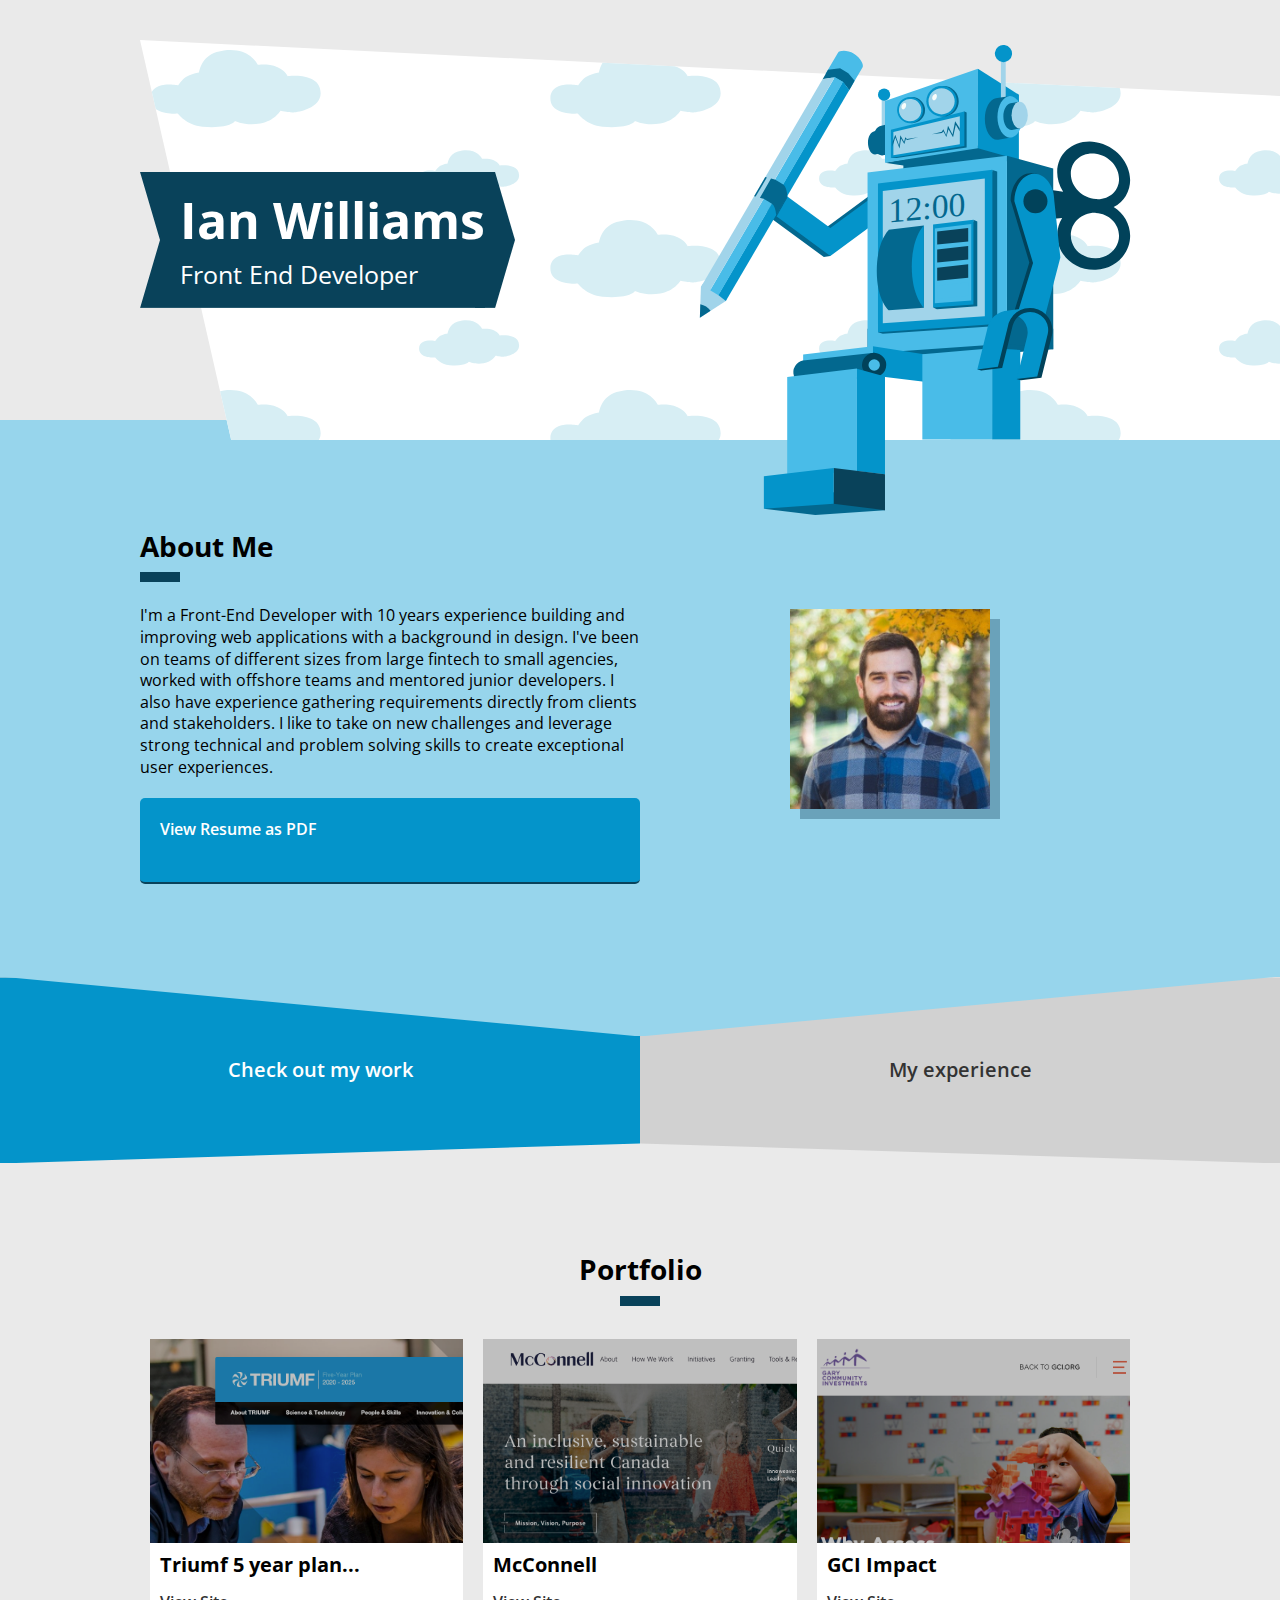
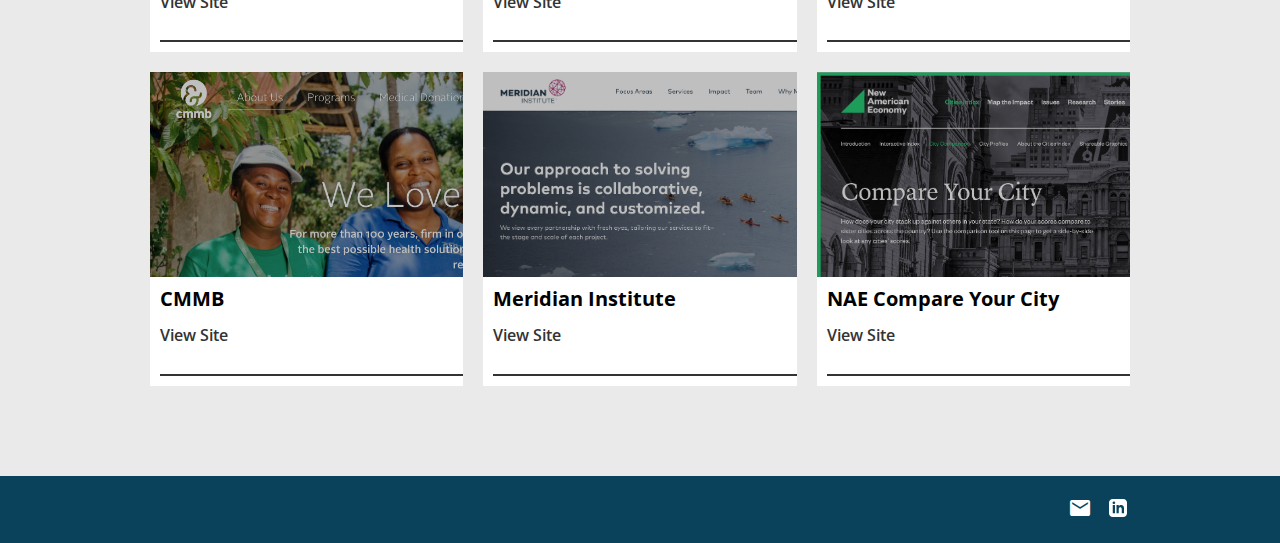
<file: index.html>
<!-- 
	python -m SimpleHTTPServer 8000
	sass --watch SCSS/index.scss style.css
-->

<!DOCTYPE html>
<html lang="en-US">
	<head>
		
		<title>Ian Williams | Welcome!</title>
		<link rel="stylesheet" href="/CSS/style.css?cache=123214">
		<link rel="preconnect" href="https://fonts.gstatic.com">
		<link href="https://fonts.googleapis.com/css2?family=Open+Sans:ital,wght@0,300;0,400;0,600;0,700;0,800;1,300;1,400;1,600;1,700;1,800&display=swap" rel="stylesheet">
		<link href="https://fonts.googleapis.com/icon?family=Material+Icons" rel="stylesheet">
		<meta name="viewport" content="width=device-width, initial-scale=1.0, user-scalable=yes">
		<script src="/Script/main.js"></script>

		
		<link rel="shortcut icon" href="/img/favicon.ico" />

		<!-- Google tag (gtag.js) -->
		<script async src="https://www.googletagmanager.com/gtag/js?id=G-BP5X5QQRP1"></script>
		<script>
		  window.dataLayer = window.dataLayer || [];
		  function gtag(){dataLayer.push(arguments);}
		  gtag('js', new Date());

		  gtag('config', 'G-BP5X5QQRP1');
		</script>
	</head>
	<body>

		<div class="menu">
			<div class="overlay"></div>
			<nav>
				<ul class="unstyled">
					<li>Intro</li>
					<li>Resume</li>
					<li>Portfolio</li>
					<li>Contact</li>
				</ul>
			</nav>
		</div>
		<div class="hero">
			<div class="hero__bg">
			</div>
			<div class="hero__header">
				<h1>Ian Williams</h1>
				<span class="hero__sub-title">Front End Developer</span>
			</div>
			<div class="hero__robot">
				<svg xmlns="http://www.w3.org/2000/svg" viewBox="0 0 751.91 821.37"><g id="robot"><g id="turn_key" data-name="turn key"><path d="M1119.63,440.1A52.19,52.19,0,0,0,1148.4,393c0-30.91-25.38-60.58-59.81-66.27-36.21-6-67.63,17.61-67.63,52.58a62.18,62.18,0,0,0,10.45,34l-58.21-8.5,13.68,58.56,42.72-4.06A56.53,56.53,0,0,0,1021,489.5c0,35,31.49,62.17,67.63,60.35,34.37-1.72,59.81-28.41,59.81-59.38C1148.4,469.93,1137.2,451.1,1119.63,440.1Zm-31-93.14c23.06,3.37,40.42,23.16,40.42,44s-17.4,36.9-40.42,35.31c-23.47-1.62-43.85-21.39-43.85-44.36S1065.06,343.54,1088.59,347Zm0,182.7c-23.5.72-43.85-17-43.85-40s20.35-40.39,43.85-39.31c23,1.05,40.42,19.1,40.42,39.95S1111.63,529,1088.59,529.66Z" transform="translate(-396.49 -156.96)" style="fill:#01425a"/></g><g id="head"><g id="left_ear" data-name="left ear"><g id="Rectangle_3_copy" data-name="Rectangle 3 copy"><rect x="317.75" y="90.48" width="8.4" height="68.16" style="fill:#a1d4ea"/></g><g id="Ellipse_2" data-name="Ellipse 2"><circle cx="321.95" cy="86.76" r="10.68" style="fill:#0494CA"/></g><g id="Ellipse_2_copy_3" data-name="Ellipse 2 copy 3"><path d="M727,348l-.14-7.74a37.72,37.72,0,0,0,3.5-16.38,36.91,36.91,0,0,0-4.11-17.56L726,295l-12.46,3c-8.19.9-14.66,12.18-14.66,26,0,14.38,7,26,15.72,26q.3,0,.6,0v0l.21,0a9.93,9.93,0,0,0,1.43-.24Z" transform="translate(-396.49 -156.96)" style="fill:#03688F"/></g><g id="Ellipse_2_copy_5" data-name="Ellipse 2 copy 5"><path d="M712.1,346.74l-.11-6.06a29.5,29.5,0,0,0,2.73-12.8,28.9,28.9,0,0,0-3.2-13.69l-.16-8.91-9.82,2.33c-6.32.8-11.3,9.56-11.3,20.27,0,11.25,5.48,20.36,12.24,20.36.16,0,.31,0,.47,0v0l.49-.08a5.25,5.25,0,0,0,.55-.09Z" transform="translate(-396.49 -156.96)" style="fill:#03688F"/></g></g><g id="head_base" data-name="head base"><g id="Shape_8" data-name="Shape 8"><polygon points="491.27 193.68 355.67 205.68 355.67 235.92 501.59 214.8 491.27 193.68" style="fill:#03688F"/></g><g id="Shape_7" data-name="Shape 7"><polygon points="485.99 175.44 323.51 205.68 404.63 218.16 557.75 200.64 485.99 175.44" style="fill:#03688F"/></g><g id="Shape_4" data-name="Shape 4"><polygon points="323.51 97.92 323.51 205.68 485.91 180.47 485.91 41.55 323.51 97.92" style="fill:#49bce8"/></g><g id="Shape_3" data-name="Shape 3"><polygon points="485.91 41.55 485.91 180.47 557.51 200.64 557.56 86.88 485.91 41.55" style="fill:#0494CA"/></g></g><g id="mouth"><g id="_3d" data-name="3d"><polygon points="462.21 116.4 333.92 197.28 343.91 197.28 466.16 179.04 466.16 118.08 462.21 116.4" style="fill:#03688F"/></g><g id="outer"><polygon points="333.83 148.08 333.83 197.28 462.23 176.64 462.23 116.4 333.83 148.08" style="fill:#0494CA"/></g><g id="inner"><polygon points="338.15 151.92 338.15 192.72 454.31 173.28 454.31 124.32 338.15 151.92" style="fill:#a1d4ea"/></g><g id="face_lines" data-name="face lines"><path d="M755.52,318.24l-2.16,8.4-6.48-11.76-2.16,18-6.72-19-4.8,13-.24,7.68,5-16.08,7.44,19.2,2.64-17.28,5.76,9.6,2.64-8.64,2.16,1.44,19.2-4.56-19.44,2.88Zm95-15.6-7.93-12.48-4.54,23-7.93-15L827,314.55l-5.1-10.21-2.55,4.26-17.28,4.53,17.56-2.55,2.55-2.55,5.1,9.64L831,304.34l7.93,13.9,4.82-22.12L850.8,308Z" transform="translate(-396.49 -156.96)" style="fill:#03688F"/></g></g><g id="eyes"><g id="Ellipse_1_copy_3" data-name="Ellipse 1 copy 3"><path d="M822.24,228.72a26.64,26.64,0,1,0,26.64,26.64A26.64,26.64,0,0,0,822.24,228.72Zm-55,19.2a22.8,22.8,0,1,0,22.8,22.8A22.8,22.8,0,0,0,767.28,247.92Z" transform="translate(-396.49 -156.96)" style="fill:#03688F"/></g><g id="left_eye" data-name="left eye"><g id="Ellipse_1" data-name="Ellipse 1"><circle cx="763.92" cy="270.72" r="22.8" transform="translate(-441.94 155.99) rotate(-22.5)" style="fill:#0494CA"/></g><g id="Ellipse_1_copy" data-name="Ellipse 1 copy"><circle cx="763.95" cy="270.75" r="19.53" transform="translate(5.39 838.93) rotate(-82.98)" style="fill:#a1d4ea"/></g></g><g id="right_eye" data-name="right eye"><g id="Ellipse_1-2" data-name="Ellipse 1"><circle cx="422.39" cy="98.4" r="26.64" style="fill:#0494CA"/></g><g id="Ellipse_1_copy-2" data-name="Ellipse 1 copy"><circle cx="422.42" cy="98.43" r="22.82" style="fill:#a1d4ea"/></g></g><g id="shiney"><path d="M755.12,258.43c-1.9-.78-4.45,1-5.69,4s-.71,6.07,1.19,6.86,4.44-1,5.69-4S757,259.22,755.12,258.43Zm53.76-15.84c-1.9-.78-4.45,1-5.69,4s-.71,6.07,1.19,6.86,4.45-1,5.69-4S810.78,243.38,808.88,242.59Z" transform="translate(-396.49 -156.96)" style="fill:#f9fdfb"/></g></g><g id="right_ear" data-name="right ear"><g id="Rectangle_3" data-name="Rectangle 3"><rect x="526.07" y="24.24" width="8.4" height="68.16" style="fill:#a1d4ea"/></g><g id="Ellipse_2_copy" data-name="Ellipse 2 copy"><circle cx="927" cy="171.96" r="15" transform="translate(246.57 914.04) rotate(-82.98)" style="fill:#0494CA"/></g><g id="Shape_10" data-name="Shape 10"><path d="M940.08,318.72l-1.69-31.81c0-.24,0-.47,0-.71A60,60,0,0,0,938,279l-1.73-32.54-22.56,3.6v.06c-10.82,2.24-19.2,17.53-19.2,36.06,0,20.08,9.83,36.36,22,36.36.44,0,.88,0,1.32-.07v.07Z" transform="translate(-396.49 -156.96)" style="fill:#03688F"/></g><g id="Ellipse_2_copy_2" data-name="Ellipse 2 copy 2"><ellipse cx="542.03" cy="125.64" rx="21.96" ry="36.36" style="fill:#49bce8"/></g><g id="Shape_10_copy" data-name="Shape 10 copy"><path d="M956.4,302.8l-1.1-20.55v-.41a37.67,37.67,0,0,0-.27-4.57l-1.12-21-14.6,2.33v0c-7,1.45-12.43,11.3-12.43,23.25,0,13,6.36,23.44,14.21,23.44a8.27,8.27,0,0,0,.86,0v0Z" transform="translate(-396.49 -156.96)" style="fill:#03688F"/></g><g id="Ellipse_2_copy_4" data-name="Ellipse 2 copy 4"><ellipse cx="558.9" cy="122.56" rx="14.21" ry="23.44" style="fill:#a1d4ea"/></g></g></g><g id="torso"><g id="left_arm" data-name="left arm"><g id="arm"><g id="Rectangle_4_copy" data-name="Rectangle 4 copy"><polygon points="316.31 248.64 216.71 321.84 117.11 248.64 117.11 297.36 216.71 370.56 227.99 368.64 227.99 362.27 316.31 297.36 316.31 248.64" style="fill:#03688F"/></g><g id="Rectangle_4_copy_2" data-name="Rectangle 4 copy 2"><polygon points="227.99 319.92 128.39 246.72 128.39 295.44 227.99 368.64 327.59 295.44 327.59 246.72 227.99 319.92" style="fill:#0494CA"/></g></g><g id="Shape_22" data-name="Shape 22"><path d="M549.12,419.76l-.72.48-19.92,35.28,2.16,1s17.2-30.2,18-31.68S549.12,419.76,549.12,419.76Z" transform="translate(-396.49 -156.96)" style="fill:#03688F"/></g><g id="rotated_pencil" data-name="rotated pencil"><g id="Shape_18" data-name="Shape 18"><polygon points="4.94 417.73 1.79 423.12 0 476.57 45.36 447.49 47.67 443.56 4.94 417.73" style="fill:#a1d4ea"/></g><g id="Shape_19" data-name="Shape 19"><path d="M407.35,614a30.08,30.08,0,0,0-10.07-4l-.79,23.5,18.71-12A35.46,35.46,0,0,0,407.35,614Z" transform="translate(-396.49 -156.96)" style="fill:#03688F"/></g><g id="eraser"><path d="M665.78,172.12c-11.9-7-25.66-5.56-27.9-1.72l-.06.11h0l-21.57,36.88,43.09,25.2,21.57-36.88h0l.08-.09C683.21,191.77,677.68,179.08,665.78,172.12Z" transform="translate(-396.49 -156.96)" style="fill:#49bce8"/></g><g id="Shape_20" data-name="Shape 20"><polygon points="259.43 49.2 245.03 40.56 223.91 43.44 214.55 59.76 235.91 56.4 250.31 64.8 261.11 78.96 270.47 62.64 259.43 49.2" style="fill:#03688F"/></g><g id="wood"><g id="Rectangle_4_copy_3" data-name="Rectangle 4 copy 3"><polygon points="249.92 64.44 32.07 436.94 45.36 447.49 261.15 78.52 249.92 64.44" style="fill:#0494CA"/></g><g id="Rectangle_4" data-name="Rectangle 4"><rect x="314.89" y="395.25" width="431.52" height="16.8" transform="translate(-482.17 500.98) rotate(-59.68)" style="fill:#49bce8"/></g><g id="Rectangle_4_copy_4" data-name="Rectangle 4 copy 4"><polygon points="214.55 59.33 1.79 423.12 17.99 428.7 235.67 56.16 214.55 59.33" style="fill:#a1d4ea"/></g></g></g><g id="hand"><path d="M549.14,422c0-.53,0-17-7.7-21.71-7.88-4.84-14.16-8.16-14.16-8.16l-6.48-1.68-19.31,33.37-.37.23,6.48,1.68s6.23,3.4,14.16,8.16c5.88,3.53,7.39,13.29,7.78,18.11l.14,2.77L549.19,422Z" transform="translate(-396.49 -156.96)" style="fill:#03688F"/></g><g id="Shape_21" data-name="Shape 21"><polygon points="114.23 230.88 94.79 264.24 97.43 264.96 117.11 231.6 114.23 230.88" style="fill:#03688F"/></g></g><g id="chest"><g id="Shape_11" data-name="Shape 11"><polygon points="293.03 496.08 293.03 539.04 399.35 549.6 617.51 531.84 617.51 496.08 293.03 496.08" style="fill:#03688F"/></g><g id="Rectangle_2" data-name="Rectangle 2"><polygon points="536.63 193.68 536.63 522.24 617.51 531.84 617.51 215.76 536.63 193.68" style="fill:#03688F"/></g><g id="Rectangle_1" data-name="Rectangle 1"><polygon points="293.03 222.96 293.03 539.04 536.63 522.24 536.63 193.68 293.03 222.96" style="fill:#49bce8"/></g></g><g id="legs"><g id="legs-2" data-name="legs"><g id="top"><g id="Rectangle_2_copy_2" data-name="Rectangle 2 copy 2"><polygon points="302.39 526.56 302.39 577.68 463.91 597.36 463.91 552 302.39 526.56" style="fill:#0494CA"/></g><g id="Rectangle_1_copy_5" data-name="Rectangle 1 copy 5"><polygon points="180.47 540.96 180.47 593.04 302.39 577.92 302.39 526.32 180.47 540.96" style="fill:#49bce8"/></g></g><g id="joint"><g id="Ellipse_4_copy" data-name="Ellipse 4 copy"><path d="M701,695,581,707.76a21.12,21.12,0,1,0,4.4,41.77L701,737.28Z" transform="translate(-396.49 -156.96)" style="fill:#03688F"/></g><g id="Ellipse_4" data-name="Ellipse 4"><circle cx="701.04" cy="716.16" r="21.12" transform="translate(-668.3 318.56) rotate(-31.72)" style="fill:#01425a"/></g><g id="Ellipse_4_copy_2" data-name="Ellipse 4 copy 2"><circle cx="304.67" cy="559.32" r="9.96" style="fill:#49bce8"/></g></g><g id="bottom"><g id="Rectangle_2_copy_2-2" data-name="Rectangle 2 copy 2"><polygon points="274.55 565.68 274.55 744.48 323.51 750.24 323.51 579.12 274.55 565.68" style="fill:#0494CA"/></g><g id="Rectangle_1_copy_5-2" data-name="Rectangle 1 copy 5"><polygon points="152.63 580.08 152.63 753.12 274.55 744.72 274.55 565.44 152.63 580.08" style="fill:#49bce8"/></g></g></g><g id="right_leg" data-name="right leg"><g id="top-2" data-name="top"><g id="Rectangle_2_copy_2-3" data-name="Rectangle 2 copy 2"><polygon points="510.71 529.92 510.71 689.28 559.91 689.28 559.91 532.8 510.71 529.92" style="fill:#0494CA"/></g><g id="Rectangle_1_copy_5-3" data-name="Rectangle 1 copy 5"><polygon points="388.79 540.24 388.79 689.28 510.71 689.28 510.71 529.92 388.79 540.24" style="fill:#49bce8"/></g></g></g></g><g id="CHEST_PEICE" data-name="CHEST PEICE"><g id="Rectangle_1_copy" data-name="Rectangle 1 copy"><polygon points="519.34 221.07 519.35 221.04 511.19 218.4 510.82 222.09 319.67 245.09 319.67 498.29 311.27 501.84 319.67 504.72 519.59 490.92 519.59 221.04 519.34 221.07" style="fill:#03688F"/></g><g id="Rectangle_1_copy_3" data-name="Rectangle 1 copy 3"><polygon points="311.27 242.21 311.27 501.84 511.19 488.04 511.19 218.16 311.27 242.21" style="fill:#0494CA"/></g><g id="Rectangle_1_copy_2" data-name="Rectangle 1 copy 2"><polygon points="319.67 254.97 319.67 486.48 497.99 474.18 497.99 233.52 319.67 254.97" style="fill:#a1d4ea"/></g>

					<g id="front_spin_left" data-name="front spin left">
			          <g id="Shape_13" data-name="Shape 13">
			            <path
			               id="polygon1000"
			               style="display:inline;fill:#03688F"
			               d="m 391.35938,315.59961 -61.36915,7.43945 v 0.18164 c -0.94057,0.93163 -20.83007,21.21142 -20.83007,71.58008 0,49.52204 19.27656,67.25802 20.83007,68.60938 v 0.26953 l 0.26954,-0.0195 c 3.2e-4,2.7e-4 0.0195,0.0195 0.0195,0.0195 v -0.0195 l 61.08008,-4.30078 z" />
			          </g>
			          <g id="Shape_12_copy" data-name="Shape 12 copy" />
			          <g id="Shape_12" data-name="Shape 12">
			            <path
			               d="m 787.85,472.56 c 0,0 -21.05,20.18 -21.05,71.76 0,51.58 21.12,72 21.12,72 z"
			               transform="translate(-396.49,-156.96)"
			               style="fill:#0494ca"
			               id="path1006" />
			          </g>
			        </g>

					<g id="battery"><g id="Shape_14_copy_2" data-name="Shape 14 copy 2"><polygon points="484.81 308.4 484.81 308.4 484.81 308.4 478.09 305.28 477.71 309.25 414.25 316.8 414.25 456.66 407.53 458.64 414.25 461.76 414.25 461.76 414.25 461.76 414.25 461.76 484.81 456.72 484.81 308.4" style="fill:#03688F"/></g><g id="Shape_14" data-name="Shape 14"><polygon points="407.53 313.68 407.53 458.64 478.09 453.6 478.09 305.28 407.53 313.68" style="fill:#0494CA"/></g><g id="Shape_14_copy" data-name="Shape 14 copy"><polygon points="410.63 320.53 410.63 451.2 474.23 446.66 474.23 312.96 410.63 320.53" style="fill:#49bce8"/></g><g id="Shape_14_copy_3" data-name="Shape 14 copy 3"><polygon points="414.71 325.83 414.71 348.58 468.95 343.28 468.95 319.68 414.71 325.83" style="fill:#09425a"/></g><g id="Shape_14_copy_4" data-name="Shape 14 copy 4"><polygon points="414.71 357.48 414.71 380.22 468.95 374.93 468.95 351.33 414.71 357.48" style="fill:#09425a"/></g><g id="Shape_14_copy_5" data-name="Shape 14 copy 5"><polygon points="414.71 389.13 414.71 411.87 468.95 406.58 468.95 382.98 414.71 389.13" style="fill:#09425a"/></g><g id="Shape_14_copy_6" data-name="Shape 14 copy 6"><polygon points="414.71 420.77 414.71 443.52 468.95 438.23 468.95 414.62 414.71 420.77" style="fill:#49bce8"/></g></g><g id="_12:00" data-name="12:00"><text transform="matrix(1, -0.09, 0, 1, 329.78, 310.16)" style="font-size:58.999996185302734px;fill:#03688F;font-family:Avenir-Roman, Avenir">12:00</text></g></g><g id="right_arm" data-name="right arm"><g id="Shape_25" data-name="Shape 25"><path d="M1009.44,428.64h0c-.08-21.22-10.27-39.16-24.33-45.27l.81-.81-7-1.05c-.4-.07-.81-.14-1.22-.19l-1.35-.2.08.07c-.62,0-1.25-.07-1.88-.07-19.23,0-34.82,21.25-34.92,47.52h0v.23h.07l32.57,108-26.4,85.68,45.6,14.16L1020,527.52Z" transform="translate(-396.49 -156.96)" style="fill:#01425a"/></g><g id="Shape_24_copy" data-name="Shape 24 copy"><path d="M1015.92,429.6h0c-.1-26.27-15.69-47.52-34.92-47.52s-34.82,21.25-34.92,47.52h0v.23h.07l32.57,108-26.4,85.68,45.6,14.16,28.56-109.2Z" transform="translate(-396.49 -156.96)" style="fill:#0494CA"/></g><g id="right_claw" data-name="right claw"><g id="Shape_23" data-name="Shape 23"><path d="M1005.84,637l-11-8.64-12-8.16L969,619.59l4.95-.63L967,617l-31.25,3.75a39.35,39.35,0,0,0-37.4,34.15l-17,69,7.45,1.84.49-2,7.63-.65,22.56-3.36,4.08-9.84,15.6-65.76,8.4-13.2,2.18-1.06a31.57,31.57,0,0,1,18.67,36.63h0l-12.52,50.8h0l-5.8,23.54,7.46,1.83.35-1.44L989.52,737l16.8-65,.72-19Z" transform="translate(-396.49 -156.96)" style="fill:#0494CA"/></g><g id="Rectangle_6" data-name="Rectangle 6"><path d="M1011.8,664a39.35,39.35,0,1,0-77.49-13.42L917.38,719.3l-36.1,4.54,7.44,1.92,35.3-4.5.74.18,12.37-50.18h0l6-24.15h0a31.56,31.56,0,0,1,61.28,15.1h0L991.85,713h0l-5.76,23.38-36.41,4.49,8.16,1.92,35.31-4.5.36.08,0-.13h0l18.28-74.18Z" transform="translate(-396.49 -156.96)" style="fill:#01425a"/></g></g><g id="Ellipse_3" data-name="Ellipse 3"><circle cx="586.43" cy="273" r="21" style="fill:#01425a"/></g></g></g><g id="foot"><g id="Shape_26" data-name="Shape 26"><polygon points="201.59 775.68 111.83 810.24 201.59 821.37 323.51 812.88 323.51 799.2 201.59 775.68" style="fill:#03688F"/></g><g id="Rectangle_7" data-name="Rectangle 7"><polygon points="233.75 739.2 233.75 801.84 323.51 812.88 323.51 750.24 233.75 739.2" style="fill:#09425a"/></g><g id="Rectangle_1_copy_6" data-name="Rectangle 1 copy 6"><polygon points="111.83 753.84 111.83 810.24 233.75 801.84 233.75 739.2 111.83 753.84" style="fill:#0494CA"/></g></g></g></svg>
			</div>
		</div>
		<section class="intro">
			<div class="container">
				<div>
					<div class="row row-reverse">
						<div class="col">
							<div class="profile-pics">
								<div class="img-wrapper"></div>
							</div>
						</div>
						<div class="col">
							<h2>About Me</h2>
							<p style="margin-bottom: 20px; line-height: 1.35;">
								I'm a Front-End Developer with 10 years experience building and improving web applications with a background in design. I've been on teams of different sizes from large fintech to small agencies, worked with offshore teams and mentored junior developers. I also have experience gathering requirements directly from clients and stakeholders. I like to take on new challenges and leverage strong technical and problem solving skills to create exceptional user experiences.
							</p>
							<p>
								<a class="btn" href="Resume.pdf" target="_blank" title="View resume">
									<span>View Resume as PDF</span>
								</a>
							</p>
						</div>
					</div>
				</div>
			</div>
		</section>

		<section class="tab-buttons">
			<a class="js-tab tab-btn active" href="#" data-target="tab-portfolio">Check out my work</a>
			<a class="js-tab tab-btn" href="#" data-target="tab-resume">My experience</a>
		</section>

		<div id="tab-portfolio" class="tab-content is-active">
			<section class="portfolio">
				<div class="container">
					<h2 class="header-center animate fade-in slide-in">Portfolio</h2>

					<div class="row row-portfolio">
						<div class="col">
							<img src="img/portfolio/triumf.png" class="img-preview" width="0" height="0" onload="onImageLoad('triumf')" />
							<div class="work-item animate fade-in slide-in delay-1">
								<a href="https://fiveyearplan.triumf.ca/" target="_blank" class="work-link">
									<span data-id="triumf" class="work__image triumf"></span>
									<span class="work__content">
										<h3>Triumf 5 year plan...</h3>
										<span class="btn-plain">
											<span>View Site</span>
										</span>
									</span>
								</a>
							</div>	
						</div>
						<div class="col">
							<img src="img/portfolio/mcconnell.png" class="img-preview" width="0" height="0" onload="onImageLoad('mcconnell')" />
							<div class="work-item animate fade-in slide-in delay-2">
								<a href="https://mcconnellfoundation.ca/" target="_blank" class="work-link">
									<span data-id="mcconnell" class="work__image mcconnell"></span>
									<span class="work__content">
										<h3>McConnell</h3>
										<span class="btn-plain">
											<span>View Site</span>
										</span>
									</span>
								</a>
							</div>	
						</div>
						<div class="col">
							<img src="img/portfolio/gci.png" class="img-preview" width="0" height="0" onload="onImageLoad('gci')" />
							<div class="work-item animate fade-in slide-in delay-3">
								<a href="https://impact.garycommunity.org/" target="_blank" class="work-link">
									<span data-id="gci" class="work__image gci"></span>
									<span class="work__content">
										<h3>GCI Impact</h3>
										<span class="btn-plain">
											<span>View Site</span>
										</span>
									</span>
								</a>
							</div>	
						</div>
						<div class="col">
							<img src="img/portfolio/cmmb.png" class="img-preview" width="0" height="0" onload="onImageLoad('cmmb')" />
							<div class="work-item animate fade-in slide-in delay-4">
								<a href="https://cmmb.org/" target="_blank" class="work-link">
									<span data-id="cmmb" class="work__image cmmb"></span>
									<span class="work__content">
										<h3>CMMB</h3>
										<span class="btn-plain">
											<span>View Site</span>
										</span>
									</span>
								</a>
							</div>	
						</div>
						<div class="col">
							<img src="img/portfolio/meridian.png" class="img-preview" width="0" height="0" onload="onImageLoad('meridian')" />
							<div class="work-item animate fade-in slide-in delay-5">
								<a href="https://merid.org/" target="_blank" class="work-link">
									<span data-id="meridian" class="work__image meridian"></span>
									<span class="work__content">
										<h3>Meridian Institute</h3>
										<span class="btn-plain">
											<span>View Site</span>
										</span>
									</span>
								</a>
							</div>	
						</div>
						<div class="col">
							<img src="img/portfolio/naesA.png" class="img-preview" width="0" height="0" onload="onImageLoad('nae')" />
							<div class="work-item animate fade-in slide-in delay-6">
								<a href="https://www.newamericaneconomy.org/cities-index/compare/" target="_blank" class="work-link">
									<span data-id="nae" class="work__image nae"></span>
									<span class="work__content">
										<h3>NAE Compare Your City</h3>
										<span class="btn-plain">
											<span>View Site</span>
										</span>
									</span>
								</a>
							</div>	
						</div>
						

					</div>
				</div>
			</section>
		</div>

		<div id="tab-resume" class="tab-content">	
			<section class="education">
				<div class="container">
					<div class="animate fade-in slide-in">
						<h2 class="header-ghost">Education</h2>
						
						<h3>University of Victoria</h3>
						<p>
							<b>Bachelor of Science</b> <br>
							(Computer Science &amp; Visual Arts)<br>
							2008 - 2013
						</p>
					</div>
					<div class="pencil-graphic animate fade-in slide-in delay-1"></div>
				</div>
			</section>	

			<section class="experience">
				<div class="">
					<h2 class="header-center animate fade-in slide-in delay-2">Experience</h2>
					<div class="exp-column js-animate-section">
						<!-- Experience Block -->
						<div class="exp-row animate fade-in slide-in delay-4">
							<div class="exp-block exp-block">
								<div class="exp-block__container">
									<div class="exp-block__top">
										<div class="exp-image"
											style="background-image: url('img/logos/viewpoint.svg'); background-color: #000;"
										></div>
										<div class="">
											<h3>Senior Front End Developer</h3>
											<span class="job-title">Viewpoint.AI</span><br>
											<span class="job-dates">Dec 2021 - Present</span>
										</div>
									</div>
									<div class="exp-block__content">
										<ul>
											<li>Design User Interface for business AI tool</li>
											<li>Build front end components using Vue</li>
											<li>Review pull requests from development team</li>
											<li>Met with Product Owner to gather and discuss requirements</li>
										</ul>

										<p><b>Technologies Used:</b> Vue.JS, VUEX, HTML, CSS, SCSS, JS, Git</p>
										<p><b>Programs Used:</b> Figma, Photoshop, Illustrator</p>
									</div>
								</div>
							</div>
						</div>
						<!-- Experience Block -->
						<!-- Experience Block -->
						<div class="exp-row animate fade-in slide-in delay-3">
							<div class="exp-block exp-block--second">
								<div class="exp-block__container">
									<div class="exp-block__top">
										<div class="exp-image"
											style="background-image: url('img/logos/c1.png');"
										></div>
										<div class="">
											<h3>Web Developer</h3>
											<span class="job-title">Central 1</span><br>
											<span class="job-dates">May 2019 - Dec 2021</span>
										</div>
									</div>
									<div class="exp-block__content">
										<ul>
											<li>Fix and update websites for credit unions</li>
											<li>Rebrand online banking portals</li>
											<li>Coordinate between different departments</li>
											<li>Organize backlog of tickets</li>
											<li>Develop Angular widgets</li>
										</ul>

										<p><b>Technologies Used:</b> HTML, CSS, SCSS, JS, Angular, Git</p>
										<p><b>Programs Used:</b> Photoshop, Illustrator</p>
									</div>
								</div>
							</div>
						</div>
						<!-- Experience Block -->
						<div class="exp-row animate fade-in slide-in delay-4">
							<div class="exp-block">
								<div class="exp-block__container">
									<div class="exp-block__top">
										<div class="exp-image"
											style="background-image: url('img/logos/briteweb.svg');"
										></div>
										<div class="">
											<h3>Developer</h3>
											<span class="job-title">Briteweb</span><br>
											<span class="job-dates">April 2016 - May 2019</span>
										</div>
									</div>
									<div class="exp-block__content">
										<ul>
											<li>Develop websites for high profile clients using modern technology</li>
											<li>Scoping timelines and logistics of implementing designs</li>
											<li>Meet with clients to gather requirements and figure out their additional needs</li>
											<li>Setting up servers and troubleshooting issues</li>
											<li>Reviewing work from remote contractors</li>
										</ul>

										<p><b>Technologies Used:</b> HTML, CSS, SCSS, JS, CoffeeScript, PHP, Vue.JS, MySQL, Gulp, Webpack, Git</p>
										<p><b>Programs Used:</b> CodeKit, Photoshop, Illustrator, Sketch, Source Tree</p>
									</div>
								</div>
							</div>
						</div>
						<!-- Experience Block -->
						<div class="exp-row animate fade-in slide-in delay-5">
							<div class="exp-block exp-block--second">
								<div class="exp-block__container">
									<div class="exp-block__top">
										<div class="exp-image"
											style="background-image: url('img/logos/graphem.png');"
										></div>
										<div class="">
											<h3>Front End Developer</h3>
											<span class="job-title">Graphem Solutions</span><br>
											<span class="job-dates">April 2015 - March 2016</span>
										</div>
									</div>
									<div class="exp-block__content">
										<ul>
											<li>Design and build responsive interfaces for websites and online portals</li>
											<li>Designing banner images and icons</li>
											<li>Building online stores for ecommerce sites</li>
											<li>Gathering requirements for designing and developing new features</li>
										</ul>

										<p><b>Technologies Used:</b> HTML, CSS, Less, JS, PHP, MySQL, Gulp, Git</p>
										<p><b>Programs Used:</b> Photoshop, Illustrator, Source Tree</p>
									</div>
								</div>
							</div>
						</div>
						<!-- Experience Block -->
						<div class="exp-row animate fade-in slide-in delay-6">
							<div class="exp-block">
								<div class="exp-block__container">
									<div class="exp-block__top">
										<div class="exp-image"
											style="background-image: url('img/logos/5381.jpg');"
										></div>
										<div class="">
											<h3>Web Developer</h3>
											<span class="job-title">5381 Studios</span><br>
											<span class="job-dates">December 2013 - September 2014</span>
										</div>
									</div>
									<div class="exp-block__content">
										<ul>
											<li>Building websites for ecommerce stores and landing pages</li>
											<li>Working on designs both solo and coordinating with designe</li>
											<li>Designing and implementing promotional emails</li>
										</ul>

										<p><b>Technologies Used:</b> HTML, CSS, SCSS, JS, CoffeeScript, PHP, Vue.JS, MySQL, Gulp, Webpack, Git</p>
										<p><b>Programs Used:</b> CodeKit, Photoshop, Illustrator, Sketch, Source Tree</p>
									</div>
								</div>
							</div>
						</div>
						<!-- Experience Block -->
						<div class="exp-row animate fade-in slide-in delay-7">
							<div class="exp-block exp-block--second">
								<div class="exp-block__container">
									<div class="exp-block__top">
										<div class="exp-image"
											style="background-image: url('img/logos/cognilab.png');"
										></div>
										<div class="">
											<h3>Front End Developer</h3>
											<span class="job-title">Cognilab</span><br>
											<span class="job-dates">Summer 2013</span>
										</div>
									</div>
									<div class="exp-block__content">
										<ul>
											<li>Designing and building an online drag & drop interface</li>
											<li>Testing prototypes with psychology researchers and implementing changes</li>
											<li>Maintaining communication with back end developer</li>
										</ul>

										<p><b>Technologies Used:</b> HTML, CSS, JS</p>
										<p><b>Programs Used:</b> Photoshop</p>
									</div>
								</div>
							</div>
						</div>
						<!-- Experience Block -->
					</div>
				</div>
			</section>
		</div>				
	

		<footer>
			<div class="container">
				<div class="footer-contact">
					<a href="mailto:ian.w.web@gmail.com">
						<span class="material-icons">email</span>
					</a>

					<a href="https://www.linkedin.com/in/ianwilliamsdev/" class="linkedin-link" target="_blank">
						<svg xmlns="http://www.w3.org/2000/svg" width="24" height="24" viewBox="0 0 24 24"><path d="M19 0h-14c-2.761 0-5 2.239-5 5v14c0 2.761 2.239 5 5 5h14c2.762 0 5-2.239 5-5v-14c0-2.761-2.238-5-5-5zm-11 19h-3v-11h3v11zm-1.5-12.268c-.966 0-1.75-.79-1.75-1.764s.784-1.764 1.75-1.764 1.75.79 1.75 1.764-.783 1.764-1.75 1.764zm13.5 12.268h-3v-5.604c0-3.368-4-3.113-4 0v5.604h-3v-11h3v1.765c1.396-2.586 7-2.777 7 2.476v6.759z"/></svg>
					</a>
				</div>
			</div>
		</footer>
		

	</body>
</html>
</file>
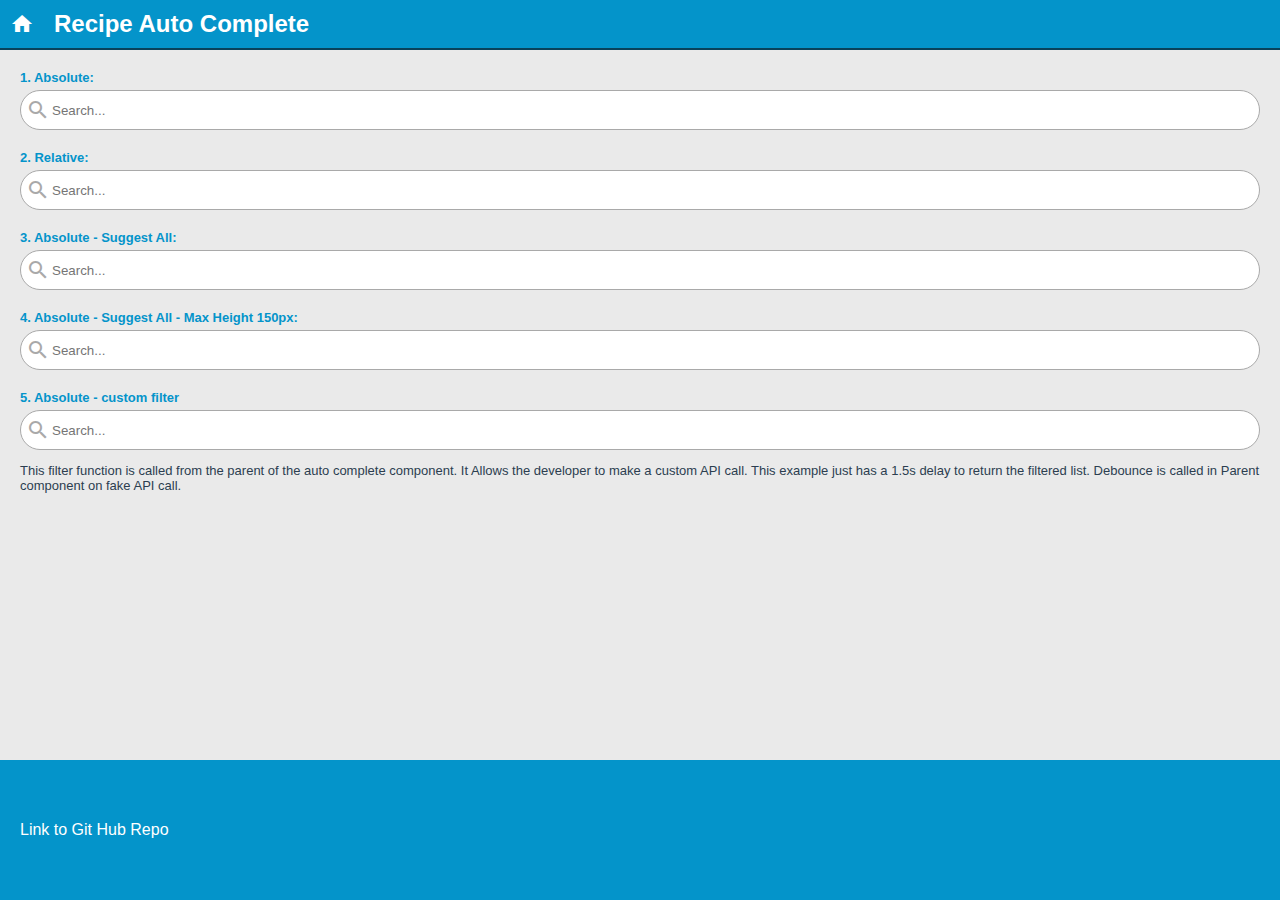
<file: auto-complete/index.html>
<!doctype html>
    <html lang="">
    <head>
        <meta charset="utf-8">
        <meta http-equiv="X-UA-Compatible" content="IE=edge">
        <meta name="viewport" content="width=device-width, initial-scale=1, maximum-scale=1">
        <link rel="shortcut icon" href="/img/favicon.ico" />
        <title>Ian Williams | Auto Complete</title>

        <script defer="defer" src="app/js/chunk-vendors.0753ec0f.js"></script>
        <script defer="defer" src="app/js/app.26426d01.js"></script>
        <link href="app/css/app.4aaf515b.css" rel="stylesheet">
        
        <!-- Google tag (gtag.js) -->
        <script async src="https://www.googletagmanager.com/gtag/js?id=G-BP5X5QQRP1"></script>
        <script>
          window.dataLayer = window.dataLayer || [];
          function gtag(){dataLayer.push(arguments);}
          gtag('js', new Date());

          gtag('config', 'G-BP5X5QQRP1');
        </script>
    </head>
    <body>
        <noscript>
            <strong>We're sorry but auto-complete doesn't work properly without JavaScript enabled. Please enable it to continue.</strong>
        </noscript>
        <div id="app"></div>
    </body>
</html>
</file>
<file: auto-complete/app/css/app.4aaf515b.css>
@import url(https://fonts.googleapis.com/icon?family=Material+Icons);.search-bar[data-v-3bfe271a],.search-bar__input[data-v-3bfe271a],button[data-v-3bfe271a],label[data-v-3bfe271a]{display:flex;align-items:center}.btn--clear[data-v-3bfe271a]{color:#a9a9a9}.search-bar[data-v-3bfe271a]{position:relative;padding:0 5px;border:1px solid #a9a9a9;height:40px;border-radius:20px;box-sizing:border-box;background:#fff}.search-bar.search-bar--active[data-v-3bfe271a]{border-color:#0494ca}.search-bar.search-bar--active .search-bar__icon[data-v-3bfe271a]{color:#0494ca}.search-bar .search-bar__icon[data-v-3bfe271a]{color:#a9a9a9}.search-bar .search-bar__input[data-v-3bfe271a]{flex-grow:1}.search-bar input[data-v-3bfe271a],.search-bar label[data-v-3bfe271a]{width:100%;border:none;outline:none}.search-bar button[data-v-3bfe271a]{cursor:pointer;padding:0;border-radius:100%}.btn-result[data-v-6a2ccee0]{font-size:14px;display:block;width:100%;text-align:left;padding:5px 10px;cursor:pointer}.btn-result[data-v-6a2ccee0]:hover{background:#0494ca;color:#fff}.result-list__msg[data-v-4f4e0ec6]{text-align:center}.result-list__msg .lds-ellipsis[data-v-4f4e0ec6]{color:#1c4c5b}.result-list__msg .lds-ellipsis div[data-v-4f4e0ec6],.result-list__msg .lds-ellipsis[data-v-4f4e0ec6]{box-sizing:border-box}.result-list__msg .lds-ellipsis[data-v-4f4e0ec6]{display:inline-block;position:relative;width:80px;height:13.33333px}.result-list__msg .lds-ellipsis div[data-v-4f4e0ec6]{position:absolute;width:13.33333px;height:13.33333px;border-radius:50%;background:#0494ca;animation-timing-function:cubic-bezier(0,1,1,0)}.result-list__msg .lds-ellipsis div[data-v-4f4e0ec6]:first-child{left:8px;animation:lds-ellipsis1-4f4e0ec6 .6s infinite}.result-list__msg .lds-ellipsis div[data-v-4f4e0ec6]:nth-child(2){left:8px;animation:lds-ellipsis2-4f4e0ec6 .6s infinite}.result-list__msg .lds-ellipsis div[data-v-4f4e0ec6]:nth-child(3){left:32px;animation:lds-ellipsis2-4f4e0ec6 .6s infinite}.result-list__msg .lds-ellipsis div[data-v-4f4e0ec6]:nth-child(4){left:56px;animation:lds-ellipsis3-4f4e0ec6 .6s infinite}@keyframes lds-ellipsis1-4f4e0ec6{0%{transform:scale(0)}to{transform:scale(1)}}@keyframes lds-ellipsis3-4f4e0ec6{0%{transform:scale(1)}to{transform:scale(0)}}@keyframes lds-ellipsis2-4f4e0ec6{0%{transform:translate(0)}to{transform:translate(24px)}}.auto-complete[data-v-fa2e1620]{position:relative}.auto-complete.auto-complete--absolute .auto-complete__dropdown[data-v-fa2e1620]{position:absolute;width:100%;z-index:2;box-sizing:border-box}.auto-complete.auto-complete--relative[data-v-fa2e1620]{border-bottom-right-radius:20px;border-bottom-left-radius:20px}.auto-complete.auto-complete--active[data-v-fa2e1620]{background:#fff;border-top-left-radius:20px;border-top-right-radius:20px}.auto-complete .auto-complete__dropdown[data-v-fa2e1620]{max-height:300px;overflow:auto;background:#fff;padding:10px 0;box-shadow:0 8px 10px 1px rgba(0,0,0,.25);padding-bottom:10px;border-bottom-right-radius:20px;border-bottom-left-radius:20px}#app,body,html{height:100vh}body{margin:0;background:#eaeaea}#app{display:flex;flex-direction:column;font-family:Avenir,Helvetica,Arial,sans-serif;-webkit-font-smoothing:antialiased;-moz-osx-font-smoothing:grayscale;color:#2c3e50}#app a{text-decoration:none;color:#fff}#app a span{display:flex}main{flex-grow:1;width:100%;box-sizing:border-box;padding:20px}.main-item{margin-bottom:20px}.main-item .main-item__label{font-size:13px;color:#0494ca;font-weight:700;margin-bottom:5px}.header{position:sticky;z-index:100;padding:10px;box-sizing:border-box;top:0;left:0;width:100%;background:#0494ca;display:flex;align-items:center;border-bottom:2px solid #09425a}.header .home-link{margin-right:20px}.header h1{color:#fff;font-size:24px;margin:0}footer{height:100px;display:flex;align-items:center;padding:20px;background:#0494ca}button.btn--icon{background:none;border:none}button.btn--icon:hover{color:#0494ca}button.btn--unstyled{background:none;border:none}.hidden{visibility:hidden}.text-center{text-align:center}
</file>
<file: CSS/style.css>
/*! normalize.css v8.0.1 | MIT License | github.com/necolas/normalize.css */
/* Document
   ========================================================================== */
/**
 * 1. Correct the line height in all browsers.
 * 2. Prevent adjustments of font size after orientation changes in iOS.
 */
html {
  line-height: 1.15;
  /* 1 */
  -webkit-text-size-adjust: 100%;
  /* 2 */
}

/* Sections
   ========================================================================== */
/**
 * Remove the margin in all browsers.
 */
body {
  margin: 0;
}

/**
 * Render the `main` element consistently in IE.
 */
main {
  display: block;
}

/**
 * Correct the font size and margin on `h1` elements within `section` and
 * `article` contexts in Chrome, Firefox, and Safari.
 */
h1 {
  font-size: 2em;
  margin: 0.67em 0;
}

/* Grouping content
   ========================================================================== */
/**
 * 1. Add the correct box sizing in Firefox.
 * 2. Show the overflow in Edge and IE.
 */
hr {
  box-sizing: content-box;
  /* 1 */
  height: 0;
  /* 1 */
  overflow: visible;
  /* 2 */
}

/**
 * 1. Correct the inheritance and scaling of font size in all browsers.
 * 2. Correct the odd `em` font sizing in all browsers.
 */
pre {
  font-family: monospace, monospace;
  /* 1 */
  font-size: 1em;
  /* 2 */
}

/* Text-level semantics
   ========================================================================== */
/**
 * Remove the gray background on active links in IE 10.
 */
a {
  background-color: transparent;
}

/**
 * 1. Remove the bottom border in Chrome 57-
 * 2. Add the correct text decoration in Chrome, Edge, IE, Opera, and Safari.
 */
abbr[title] {
  border-bottom: none;
  /* 1 */
  text-decoration: underline;
  /* 2 */
  text-decoration: underline dotted;
  /* 2 */
}

/**
 * Add the correct font weight in Chrome, Edge, and Safari.
 */
b,
strong {
  font-weight: bolder;
}

/**
 * 1. Correct the inheritance and scaling of font size in all browsers.
 * 2. Correct the odd `em` font sizing in all browsers.
 */
code,
kbd,
samp {
  font-family: monospace, monospace;
  /* 1 */
  font-size: 1em;
  /* 2 */
}

/**
 * Add the correct font size in all browsers.
 */
small {
  font-size: 80%;
}

/**
 * Prevent `sub` and `sup` elements from affecting the line height in
 * all browsers.
 */
sub,
sup {
  font-size: 75%;
  line-height: 0;
  position: relative;
  vertical-align: baseline;
}

sub {
  bottom: -0.25em;
}

sup {
  top: -0.5em;
}

/* Embedded content
   ========================================================================== */
/**
 * Remove the border on images inside links in IE 10.
 */
img {
  border-style: none;
}

/* Forms
   ========================================================================== */
/**
 * 1. Change the font styles in all browsers.
 * 2. Remove the margin in Firefox and Safari.
 */
button,
input,
optgroup,
select,
textarea {
  font-family: inherit;
  /* 1 */
  font-size: 100%;
  /* 1 */
  line-height: 1.15;
  /* 1 */
  margin: 0;
  /* 2 */
}

/**
 * Show the overflow in IE.
 * 1. Show the overflow in Edge.
 */
button,
input {
  /* 1 */
  overflow: visible;
}

/**
 * Remove the inheritance of text transform in Edge, Firefox, and IE.
 * 1. Remove the inheritance of text transform in Firefox.
 */
button,
select {
  /* 1 */
  text-transform: none;
}

/**
 * Correct the inability to style clickable types in iOS and Safari.
 */
button,
[type=button],
[type=reset],
[type=submit] {
  -webkit-appearance: button;
}

/**
 * Remove the inner border and padding in Firefox.
 */
button::-moz-focus-inner,
[type=button]::-moz-focus-inner,
[type=reset]::-moz-focus-inner,
[type=submit]::-moz-focus-inner {
  border-style: none;
  padding: 0;
}

/**
 * Restore the focus styles unset by the previous rule.
 */
button:-moz-focusring,
[type=button]:-moz-focusring,
[type=reset]:-moz-focusring,
[type=submit]:-moz-focusring {
  outline: 1px dotted ButtonText;
}

/**
 * Correct the padding in Firefox.
 */
fieldset {
  padding: 0.35em 0.75em 0.625em;
}

/**
 * 1. Correct the text wrapping in Edge and IE.
 * 2. Correct the color inheritance from `fieldset` elements in IE.
 * 3. Remove the padding so developers are not caught out when they zero out
 *    `fieldset` elements in all browsers.
 */
legend {
  box-sizing: border-box;
  /* 1 */
  color: inherit;
  /* 2 */
  display: table;
  /* 1 */
  max-width: 100%;
  /* 1 */
  padding: 0;
  /* 3 */
  white-space: normal;
  /* 1 */
}

/**
 * Add the correct vertical alignment in Chrome, Firefox, and Opera.
 */
progress {
  vertical-align: baseline;
}

/**
 * Remove the default vertical scrollbar in IE 10+.
 */
textarea {
  overflow: auto;
}

/**
 * 1. Add the correct box sizing in IE 10.
 * 2. Remove the padding in IE 10.
 */
[type=checkbox],
[type=radio] {
  box-sizing: border-box;
  /* 1 */
  padding: 0;
  /* 2 */
}

/**
 * Correct the cursor style of increment and decrement buttons in Chrome.
 */
[type=number]::-webkit-inner-spin-button,
[type=number]::-webkit-outer-spin-button {
  height: auto;
}

/**
 * 1. Correct the odd appearance in Chrome and Safari.
 * 2. Correct the outline style in Safari.
 */
[type=search] {
  -webkit-appearance: textfield;
  /* 1 */
  outline-offset: -2px;
  /* 2 */
}

/**
 * Remove the inner padding in Chrome and Safari on macOS.
 */
[type=search]::-webkit-search-decoration {
  -webkit-appearance: none;
}

/**
 * 1. Correct the inability to style clickable types in iOS and Safari.
 * 2. Change font properties to `inherit` in Safari.
 */
::-webkit-file-upload-button {
  -webkit-appearance: button;
  /* 1 */
  font: inherit;
  /* 2 */
}

/* Interactive
   ========================================================================== */
/*
 * Add the correct display in Edge, IE 10+, and Firefox.
 */
details {
  display: block;
}

/*
 * Add the correct display in all browsers.
 */
summary {
  display: list-item;
}

/* Misc
   ========================================================================== */
/**
 * Add the correct display in IE 10+.
 */
template {
  display: none;
}

/**
 * Add the correct display in IE 10.
 */
[hidden] {
  display: none;
}

html {
  background: #eaeaea;
}

body {
  font-family: "Open Sans", sans-serif;
  font-size: 14px;
}
@media (min-width: 768px) {
  body {
    font-size: 16px;
  }
}

div {
  box-sizing: border-box;
}

ul {
  margin: 15px 0;
}

ul.unstyled {
  padding-left: 0;
  margin: 0;
  list-style: none;
}

.container {
  margin: 0 auto;
  max-width: 1000px;
}

@media (min-width: 768px) {
  .row {
    display: flex;
    align-items: center;
    flex-wrap: wrap;
  }
}

@media (min-width: 768px) {
  .row-reverse {
    flex-direction: row-reverse;
  }
}

@media (min-width: 768px) {
  .col {
    width: 50%;
  }
}

.overlay, .overlay:before {
  position: absolute;
  top: 0;
  left: 0;
  right: 0;
  bottom: 0;
}
.overlay:before {
  content: "";
  background: #000;
  opacity: 0.4;
}

h1,
h2,
h3,
h4 {
  margin-top: 0;
}

h1 {
  font-size: 30px;
}
@media (min-width: 768px) {
  h1 {
    font-size: 50px;
  }
}

h2 {
  font-size: 18px;
  margin-top: 10px;
  padding-bottom: 20px;
  display: inline-block;
  position: relative;
}
@media (min-width: 768px) {
  h2 {
    font-size: 28px;
  }
}
h2:after {
  content: "";
  position: absolute;
  bottom: 0;
  left: 0;
  width: 40px;
  height: 10px;
  background: #09425a;
}

h3 {
  margin-bottom: 10px;
}

p {
  margin-bottom: 10px;
  margin-top: 0;
}

.header-ghost {
  color: #FFF;
}
.header-ghost:after {
  background: #FFF;
}

.header-center {
  width: 100%;
  text-align: center;
}
.header-center:after {
  left: calc(50% - 20px);
}

.btn {
  position: relative;
  display: inline-block;
  padding: 20px 20px;
  background: #0494CA;
  color: white;
  text-decoration: none;
  border-bottom: 2px solid #09425a;
  overflow: hidden;
  border-radius: 5px;
  font-weight: 600;
  overflow: hidden;
}
.btn span {
  position: relative;
  z-index: 2;
  vertical-align: middle;
}
.btn:after {
  position: relative;
  content: "arrow_right_alt";
  margin-left: 5px;
  font-family: "Material Icons";
  font-weight: normal;
  font-style: normal;
  font-size: 24px;
  /* Preferred icon size */
  display: inline-block;
  line-height: 1;
  text-transform: none;
  letter-spacing: normal;
  word-wrap: normal;
  white-space: nowrap;
  direction: ltr;
  vertical-align: middle;
  z-index: 4;
  transition: transform 0.15s ease;
  transform: translateX(0);
  /* Support for all WebKit browsers. */
  -webkit-font-smoothing: antialiased;
  /* Support for Safari and Chrome. */
  text-rendering: optimizeLegibility;
  /* Support for Firefox. */
  -moz-osx-font-smoothing: grayscale;
  /* Support for IE. */
  font-feature-settings: "liga";
}
.btn:before {
  content: "";
  position: absolute;
  top: 0;
  left: 0;
  right: 0;
  bottom: 0;
  background: #036f98;
  z-index: 1;
  transform: scaleX(0);
  transform-origin: 0% 100%;
  transition: transform 0.25s ease;
}
.btn:hover:before {
  transform: scaleX(1);
}
.btn:hover:after {
  transform: translateX(5px);
}

.btn-plain {
  color: #333;
  position: relative;
  text-decoration: none;
  font-weight: 600;
  display: inline-block;
  border-bottom: 2px solid #333;
  padding: 5px 0;
}
.btn-plain span {
  position: relative;
  z-index: 2;
  vertical-align: middle;
}
.btn-plain:after {
  position: relative;
  content: "arrow_right_alt";
  margin-left: 5px;
  font-family: "Material Icons";
  font-weight: normal;
  font-style: normal;
  font-size: 24px;
  /* Preferred icon size */
  display: inline-block;
  line-height: 1;
  text-transform: none;
  letter-spacing: normal;
  word-wrap: normal;
  white-space: nowrap;
  direction: ltr;
  vertical-align: middle;
  z-index: 4;
  transition: transform 0.15s ease;
  transform: translateX(0);
  /* Support for all WebKit browsers. */
  -webkit-font-smoothing: antialiased;
  /* Support for Safari and Chrome. */
  text-rendering: optimizeLegibility;
  /* Support for Firefox. */
  -moz-osx-font-smoothing: grayscale;
  /* Support for IE. */
  font-feature-settings: "liga";
}
.btn-plain:hover:after {
  transform: translateX(5px);
}

.tab-buttons {
  padding: 0;
  display: none;
}
@media (min-width: 768px) {
  .tab-buttons {
    display: flex;
  }
}

@media (min-width: 768px) {
  .animate {
    transition-property: all;
    transition-duration: 0.5s;
    transition-timing-function: ease;
  }

  .animate.delay-1 {
    transition-delay: 0.15s;
  }

  .animate.delay-2 {
    transition-delay: 0.3s;
  }

  .animate.delay-3 {
    transition-delay: 0.45s;
  }

  .animate.delay-4 {
    transition-delay: 0.6s;
  }

  .animate.delay-5 {
    transition-delay: 0.75s;
  }

  .animate.delay-6 {
    transition-delay: 0.9s;
  }

  .animate.delay-7 {
    transition-delay: 1.05s;
  }

  .animate.delay-8 {
    transition-delay: 1.2s;
  }

  .animate.delay-9 {
    transition-delay: 1.35s;
  }

  .animate.delay-10 {
    transition-delay: 1.5s;
  }

  .fade-in {
    opacity: 0;
  }

  .slide-in {
    transform: translateX(40px);
  }

  .tab-content {
    height: 0;
    overflow: hidden;
  }
  .tab-content.is-active {
    height: auto;
    overflow: visible;
  }
  .tab-content.is-active .fade-in {
    opacity: 1;
  }
  .tab-content.is-active .slide-in {
    transform: translateX(0px);
  }

  .tab-buttons {
    clip-path: polygon(0% 0%, 0% 100%, 50% 166px, 100% 100%, 100% 0);
  }

  .tab-btn {
    font-weight: 600;
    color: #333;
    text-decoration: none;
    background-color: #d1d1d1;
    width: 50%;
    display: block;
    text-align: center;
    padding: 80px 0;
    box-sizing: content-box;
    font-size: 20px;
    height: 26px;
    line-height: 26px;
    transition: color, background-color 0.5s ease;
  }
  .tab-btn.active {
    background-color: #0494CA;
    color: white;
  }
}
.menu {
  position: fixed;
  display: none;
  width: 100%;
  height: 100%;
  top: 0;
  right: 0;
  z-index: 99;
}
.menu nav {
  position: absolute;
  right: 0;
  width: 400px;
  height: 100%;
  padding: 20px;
  background: #0494CA;
  color: #FFF;
}

.hero {
  position: relative;
  width: 100%;
  margin-top: 20px;
}
@media (min-width: 768px) {
  .hero {
    height: 400px;
    margin-top: 40px;
  }
}

.hero__bg {
  position: absolute;
  top: 0;
  right: 0;
  width: calc(100% - 20px );
  height: 100%;
  clip-path: polygon(0% 0%, 8% 100%, 100% 100%, 100% 14%);
  background: #FFF;
  background-image: url("../img/Cloud.svg");
  background-size: 400px 170px;
}
@media (min-width: 1000px) {
  .hero__bg {
    width: calc( 50% + 500px );
  }
}

.hero__robot {
  z-index: 2;
  position: relative;
  width: 300px;
  margin: auto;
}
@media (min-width: 768px) {
  .hero__robot {
    position: absolute;
    bottom: 0;
    width: auto;
    right: 0;
    height: 470px;
    width: 450px;
  }
}
@media (min-width: 1000px) {
  .hero__robot {
    right: 50%;
    margin-right: -500px;
  }
}
.hero__robot svg {
  position: absolute;
  display: block;
  width: 100%;
  top: 0;
}
@media (min-width: 768px) {
  .hero__robot svg {
    position: relative;
    top: 16%;
    height: 100%;
  }
}
@media (max-width: 768px) {
  .hero__robot:before {
    content: "";
    position: relative;
    width: 100%;
    padding-bottom: 92%;
    display: block;
  }
}

.hero__header {
  position: relative;
  z-index: 4;
  font-size: 18px;
  color: #FFF;
  width: calc(100% - 60px);
  padding: 10px 20px;
  margin-bottom: 20px;
}
@media (min-width: 768px) {
  .hero__header {
    font-size: 25px;
    position: absolute;
    padding: 20px 40px;
    padding-right: 0;
    top: 50%;
    transform: translateY(-50%);
    left: 20px;
    width: auto;
  }
}
@media (min-width: 1000px) {
  .hero__header {
    left: calc(50% - 500px);
  }
}
.hero__header:before, .hero__header:after {
  content: "";
  position: absolute;
  top: 0;
  right: 0;
  z-index: -1;
  width: 100%;
  height: 100%;
  background-color: #09425a;
}
@media (min-width: 768px) {
  .hero__header:before {
    clip-path: polygon(0% 0%, 20px 50%, 0% 100%, 100% 100%, 100% 0%);
  }
}
.hero__header:after {
  right: -30px;
  width: 40px;
  clip-path: polygon(0 0, 0 100%, 50% 100%, 100% 50%, 50% 0%);
}
.hero__header h1 {
  margin-bottom: 10px;
}

.hero__robot svg #left_arm {
  transform-origin: 97% 57%;
  transition: transform 0.3s ease;
}
.hero__robot svg #right_arm {
  transform-origin: 60% 13%;
}

.hero:hover .hero__robot svg #left_arm {
  transform: rotate(-3deg);
}

.intro {
  position: relative;
  padding: 20px;
  padding-top: 80px;
  background: #97d5ec;
}
@media (min-width: 768px) {
  .intro {
    padding-top: 80px;
    padding-bottom: 80px;
  }
}
.intro:before, .intro:after {
  content: "";
  position: absolute;
  width: 100%;
  height: 30px;
  top: 0;
  left: 0;
  background: #97d5ec;
  z-index: -1;
}
@media (min-width: 768px) {
  .intro:before, .intro:after {
    height: 60px;
  }
}
.intro:before {
  top: -20px;
}
.intro:after {
  top: auto;
  bottom: -29px;
  z-index: 1;
  clip-path: polygon(0% 0%, 50% 100%, 100% 0);
}
@media (min-width: 768px) {
  .intro:after {
    bottom: -59px;
  }
}

.profile-pics {
  position: relative;
  max-width: 200px;
  margin: auto;
}
.profile-pics .img-wrapper {
  position: relative;
  z-index: 2;
  background: #FFF;
  background-image: url("../img/profile.jpg");
  background-size: cover;
}
.profile-pics .img-wrapper:before {
  background-image: url("../img/leaves.jpg");
  background-size: cover;
  content: "";
  display: block;
  padding-bottom: 100%;
  opacity: 0;
  transition: opacity 0.25s ease;
}
.profile-pics:before {
  content: "";
  z-index: 1;
  position: absolute;
  top: 10px;
  left: 10px;
  width: 100%;
  height: 100%;
  opacity: 0.3;
  background: #023047;
}

.intro:hover .profile-pics .img-wrapper:before {
  opacity: 1;
}

.education {
  position: relative;
  padding: 0 20px;
  padding-top: 50px;
  padding-bottom: 50px;
  color: #FFF;
  overflow: hidden;
}
@media (min-width: 768px) {
  .education {
    padding-top: 80px;
    padding-bottom: 80px;
    margin-top: -20px;
  }
}
.education:before, .education:after {
  content: "";
  position: absolute;
  left: 0;
  top: 0;
  height: 100%;
  background: #09425a;
  z-index: -1;
  width: 100%;
}
@media (min-width: 768px) {
  .education:before {
    width: calc(50% + 500px);
  }
  .education:after {
    left: calc(50% + 500px);
    width: 60px;
    clip-path: polygon(0% 0%, 0% 100%, 100% 50%);
  }
}

.pencil-graphic {
  position: absolute;
  display: none;
  width: 250px;
  left: 50%;
  margin-left: 20px;
  top: 60px;
  background-image: url("../img/pencil.svg");
  background-size: cover;
  background-repeat: no-repeat;
}
@media (min-width: 768px) {
  .pencil-graphic {
    display: block;
  }
}
.pencil-graphic:after {
  content: "";
  position: relative;
  display: block;
  padding-bottom: 100%;
}

footer {
  padding: 20px 0;
  background: #09425a;
}

.footer-contact {
  position: relative;
  text-align: right;
}
.footer-contact a {
  margin-right: 10px;
  display: inline-block;
  text-decoration: none;
  color: white;
  vertical-align: middle;
}
.footer-contact a:hover {
  color: #97d5ec;
}
.footer-contact a:hover svg {
  fill: #97d5ec;
}
.footer-contact svg {
  height: 18px;
  fill: white;
}

.experience {
  padding: 20px 0;
  background: white;
}
@media (min-width: 768px) {
  .experience {
    margin: 60px 0;
    background: none;
  }
}

.exp-column {
  overflow: hidden;
}

.exp-row {
  position: relative;
  margin: 20px 0;
}
@media (min-width: 768px) {
  .exp-row {
    margin: 40px 0;
  }
  .exp-row:nth-of-type(2n):before, .exp-row:nth-of-type(2n):after {
    clip-path: polygon(100% 0%, 100% 100%, 35% 100%, 30% 85%, 30% 15%, 35% 0);
    left: auto;
    right: 0;
  }
  .exp-row:nth-of-type(2n):before {
    transform: translate(0px, 10px);
  }
  .exp-row:nth-of-type(2n):hover:before {
    transform: translate(-5px, 15px);
  }
  .exp-row:before, .exp-row:after {
    content: "";
    position: absolute;
    z-index: -1;
    top: 0;
    left: 0;
    width: 100%;
    height: 100%;
    background: white;
    clip-path: polygon(0% 0%, 0% 100%, 65% 100%, 70% 85%, 70% 15%, 65% 0);
    transition: all 0.25s ease;
  }
  .exp-row:before {
    background-color: #97d5ec;
    transform: translate(0px, 10px);
    width: calc(100% + 10px);
  }
  .exp-row:hover:before {
    background-color: #199DCF;
    transform: translate(5px, 15px);
    width: calc(100% + 15px);
  }
}

.exp-block {
  position: relative;
  padding: 0 20px;
}
@media (min-width: 768px) {
  .exp-block {
    width: 70%;
    padding: 20px;
    /*
    &:before,
    &:after {
    	content: "";
    	position: absolute;
    	width: 100%;
    	height: 100%;
    	top: 0;
    	left: 0;
    	background: white;
    	z-index: -1;
    	//clip-path: polygon(0% 15%, 0% 85%, 20% 100%, 100% 80%, 100% 30%, 20% 0);
    }

    &:after {
    	background: #cccccc;
    	z-index: -2;
    	transform: translate(-10px, 10px);
    	transition: transform 0.25s ease;
    }

    &:hover {
    	&:after {
    		background: $lighter;
    		transform: translate(-20px, 30px);
    	}
    }

    */
  }
}
@media (min-width: 1000px) {
  .exp-block {
    max-width: 700px;
    left: calc( 50% - 500px);
  }
  .exp-block.exp-block--second {
    left: auto;
    right: calc( 50% - 500px);
  }
}

.exp-block__container {
  border-bottom: 1px solid #d0d0d0;
  padding: 10px 0;
}
@media (min-width: 768px) {
  .exp-block__container {
    border: none;
    padding: 0;
  }
}

.exp-block--second {
  margin-left: auto;
}

.exp-block__top {
  display: flex;
  align-items: center;
}
.exp-block__top h3 {
  color: #09425a;
}

.job-dates {
  display: block;
  margin-top: 5px;
  font-size: 14px;
  color: #0494CA;
}

.exp-block__content {
  padding-bottom: 10px;
}
@media (min-width: 768px) {
  .exp-block__content {
    padding-bottom: 0px;
  }
}
.exp-block__content ul {
  padding-left: 20px;
}

.exp-image {
  width: 100px;
  background-color: white;
  margin-right: 20px;
  background-size: cover;
  border: 3px solid #bfbfbf;
  background-size: contain;
  background-repeat: no-repeat;
  background-position: center;
}
.exp-image:before {
  content: "";
  display: block;
  width: 100%;
  padding-bottom: 100%;
}

.portfolio {
  padding: 80px 0;
}

.work-item {
  padding: 10px;
}

.work-link {
  position: relative;
  overflow: hidden;
  display: block;
  text-decoration: none;
  color: inherit;
}
.work-link:hover h3,
.work-link:hover .btn-plain {
  color: #0494CA;
}
.work-link:hover .btn-plain {
  border-color: #0494CA;
}
.work-link:hover .work__content {
  bottom: 0px;
}
.work-link:hover .work__image {
  transform: scale(1.1);
}
.work-link:hover .work__image:before {
  opacity: 0;
}

.work__image {
  position: relative;
  display: block;
  background-color: #0494CA;
  transition: all 0.2s ease;
  transform: scale(1);
  background-size: cover;
  background-image:  none;
}
.work__image:before {
  content: "";
  position: relative;
  display: block;
  padding-bottom: 100%;
  background: #000;
  opacity: 0.25;
  transition: all 0.2s ease;
}

.work__image:after {
  content:  "";
  position:  absolute;
  top:  0;
  left:  0;
  right:  0;
  bottom:  0;
  background: #0494CA;
  z-index:  2;
  transition: all 1.2s ease;
}

.work__image.active:after {
  opacity:  0;
}

.work__image.active.triumf {
  background-image: url("../img/portfolio/triumf.png");
}
.work__image.active.mcconnell {
  background-image: url("../img/portfolio/mcconnell.png");
}
.work__image.active.gci {
  background-image: url("../img/portfolio/gci.png");
}
.work__image.active.cmmb {
  background-image: url("../img/portfolio/cmmb.png");
}
.work__image.active.meridian {
  background-image: url("../img/portfolio/meridian.png");
}
.work__image.active.nae {
  background-image: url("../img/portfolio/naesA.png");
}

.work__content {
  position: absolute;
  bottom: -20px;
  width: 100%;
  left: 0;
  padding: 10px;
  padding-bottom: 30px;
  display: block;
  background: white;
  box-sizing: border-box;
  transition: all 0.2s ease;
  z-index:  5;
}
.work__content h3 {
  font-size: 20px;
}

.row-portfolio {
  padding: 0 10px;
}
@media (min-width: 1000px) {
  .row-portfolio {
    padding: 0;
  }
}
@media (min-width: 900px) {
  .row-portfolio .col {
    width: 33.3333333333%;
  }
}

/*# sourceMappingURL=style.css.map */

.img-preview {
  display:  block;
}
</file>
